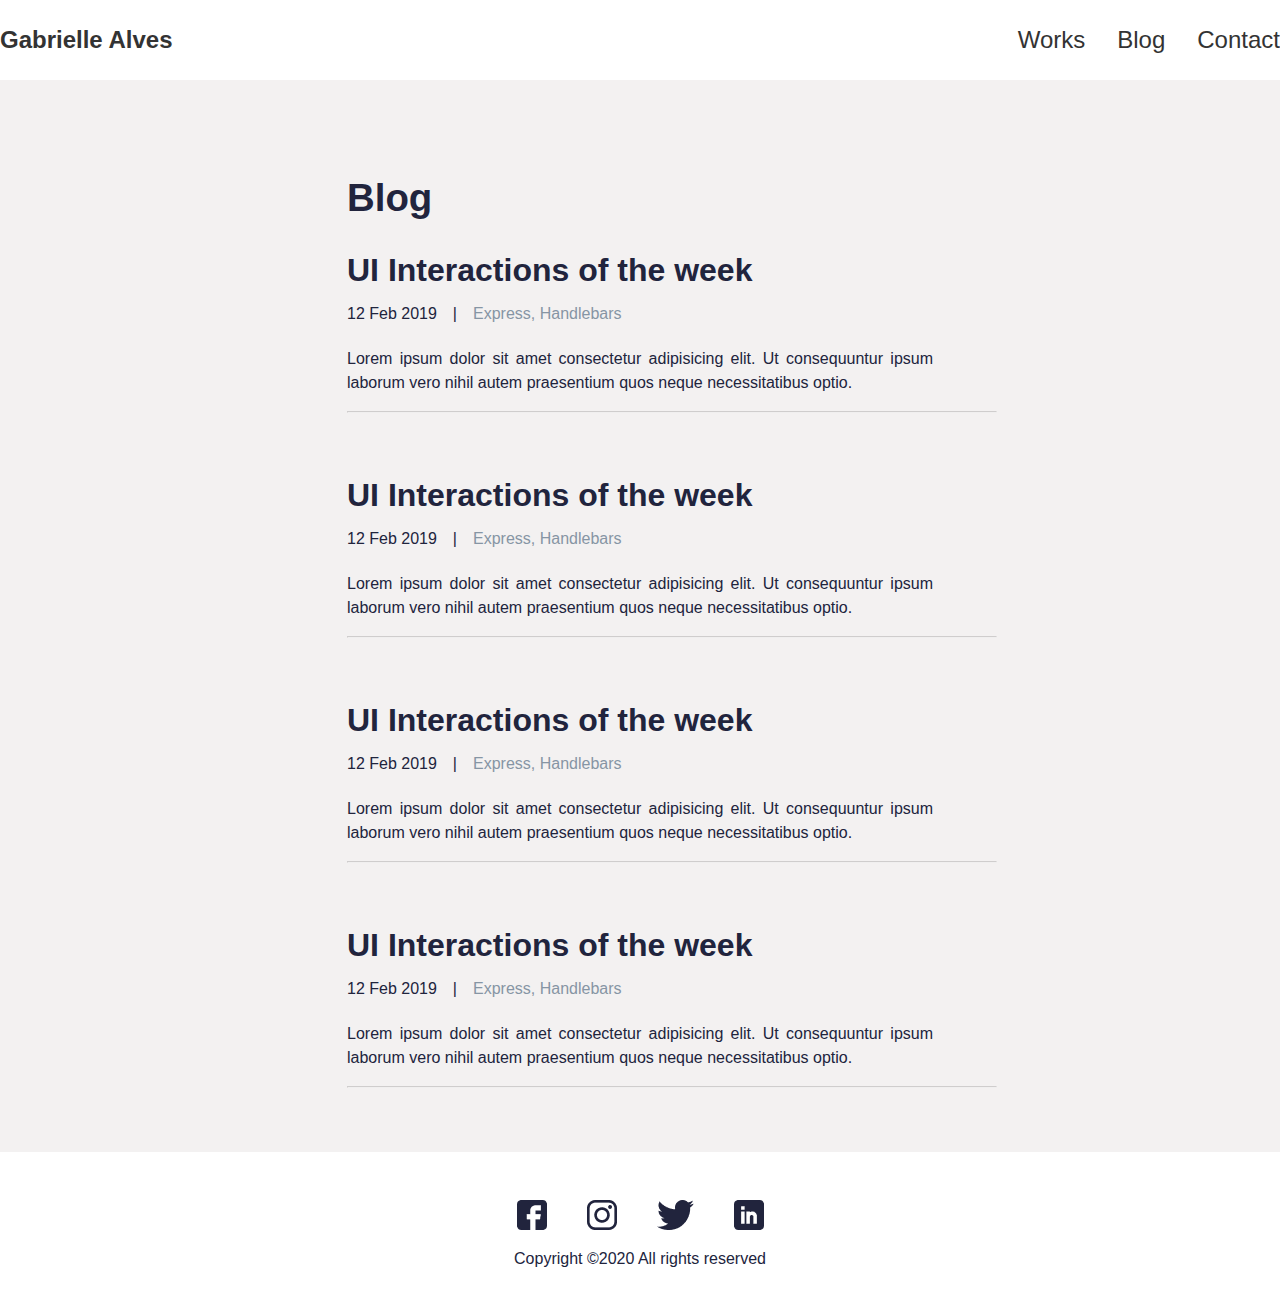
<file: blog.html>
<!DOCTYPE html>
<html lang="pt-Br">

<head>
  <meta charset="UTF-8">
  <meta name="viewport" content="width=device-width, initial-scale=1.0">
  <title>Blog</title>
  <link rel="stylesheet" href="style/main.css">
</head>

<body>

  <header>
    <div id="header"></div>
  </header>

  <main>
    <div class="blog-content">
      <h1 class="title-blog">Blog</h1>
      <h2 class="subtitle-blog">UI Interactions of the week</h2>
      <div class="post-info">
        <span class="post-date">12 Feb 2019</span>
        <span class="post-date">|</span>
        <span class="post-location">Express, Handlebars</span>
      </div>
      <p class="post-content">Lorem ipsum dolor sit amet consectetur adipisicing elit. Ut consequuntur ipsum laborum
        vero nihil autem praesentium quos neque necessitatibus optio.</p>
      <hr class="hr-blog">
      <h2 class="subtitle-blog">UI Interactions of the week</h2>
      <div class="post-info">
        <span class="post-date">12 Feb 2019</span>
        <span class="post-date">|</span>
        <span class="post-location">Express, Handlebars</span>
      </div>
      <p class="post-content">Lorem ipsum dolor sit amet consectetur adipisicing elit. Ut consequuntur ipsum laborum
        vero
        nihil autem praesentium quos neque necessitatibus optio.</p>
      <hr class="hr-blog">
      <h2 class="subtitle-blog">UI Interactions of the week</h2>
      <div class="post-info">
        <span class="post-date">12 Feb 2019</span>
        <span class="post-date">|</span>
        <span class="post-location">Express, Handlebars</span>
      </div>
      <p class="post-content">Lorem ipsum dolor sit amet consectetur adipisicing elit. Ut consequuntur ipsum laborum
        vero
        nihil autem praesentium quos neque necessitatibus optio.</p>
      <hr class="hr-blog">
      <h2 class="subtitle-blog">UI Interactions of the week</h2>
      <div class="post-info">
        <span class="post-date">12 Feb 2019</span>
        <span class="post-date">|</span>
        <span class="post-location">Express, Handlebars</span>
      </div>
      <p class="post-content">Lorem ipsum dolor sit amet consectetur adipisicing elit. Ut consequuntur ipsum laborum
        vero
        nihil autem praesentium quos neque necessitatibus optio.</p>
      <hr class="hr-blog">
    </div>
  </main>
  <footer>
    <div id="footer"></div>
  </footer>

  <script src="menu.js"></script>


</body>

</html>
</file>
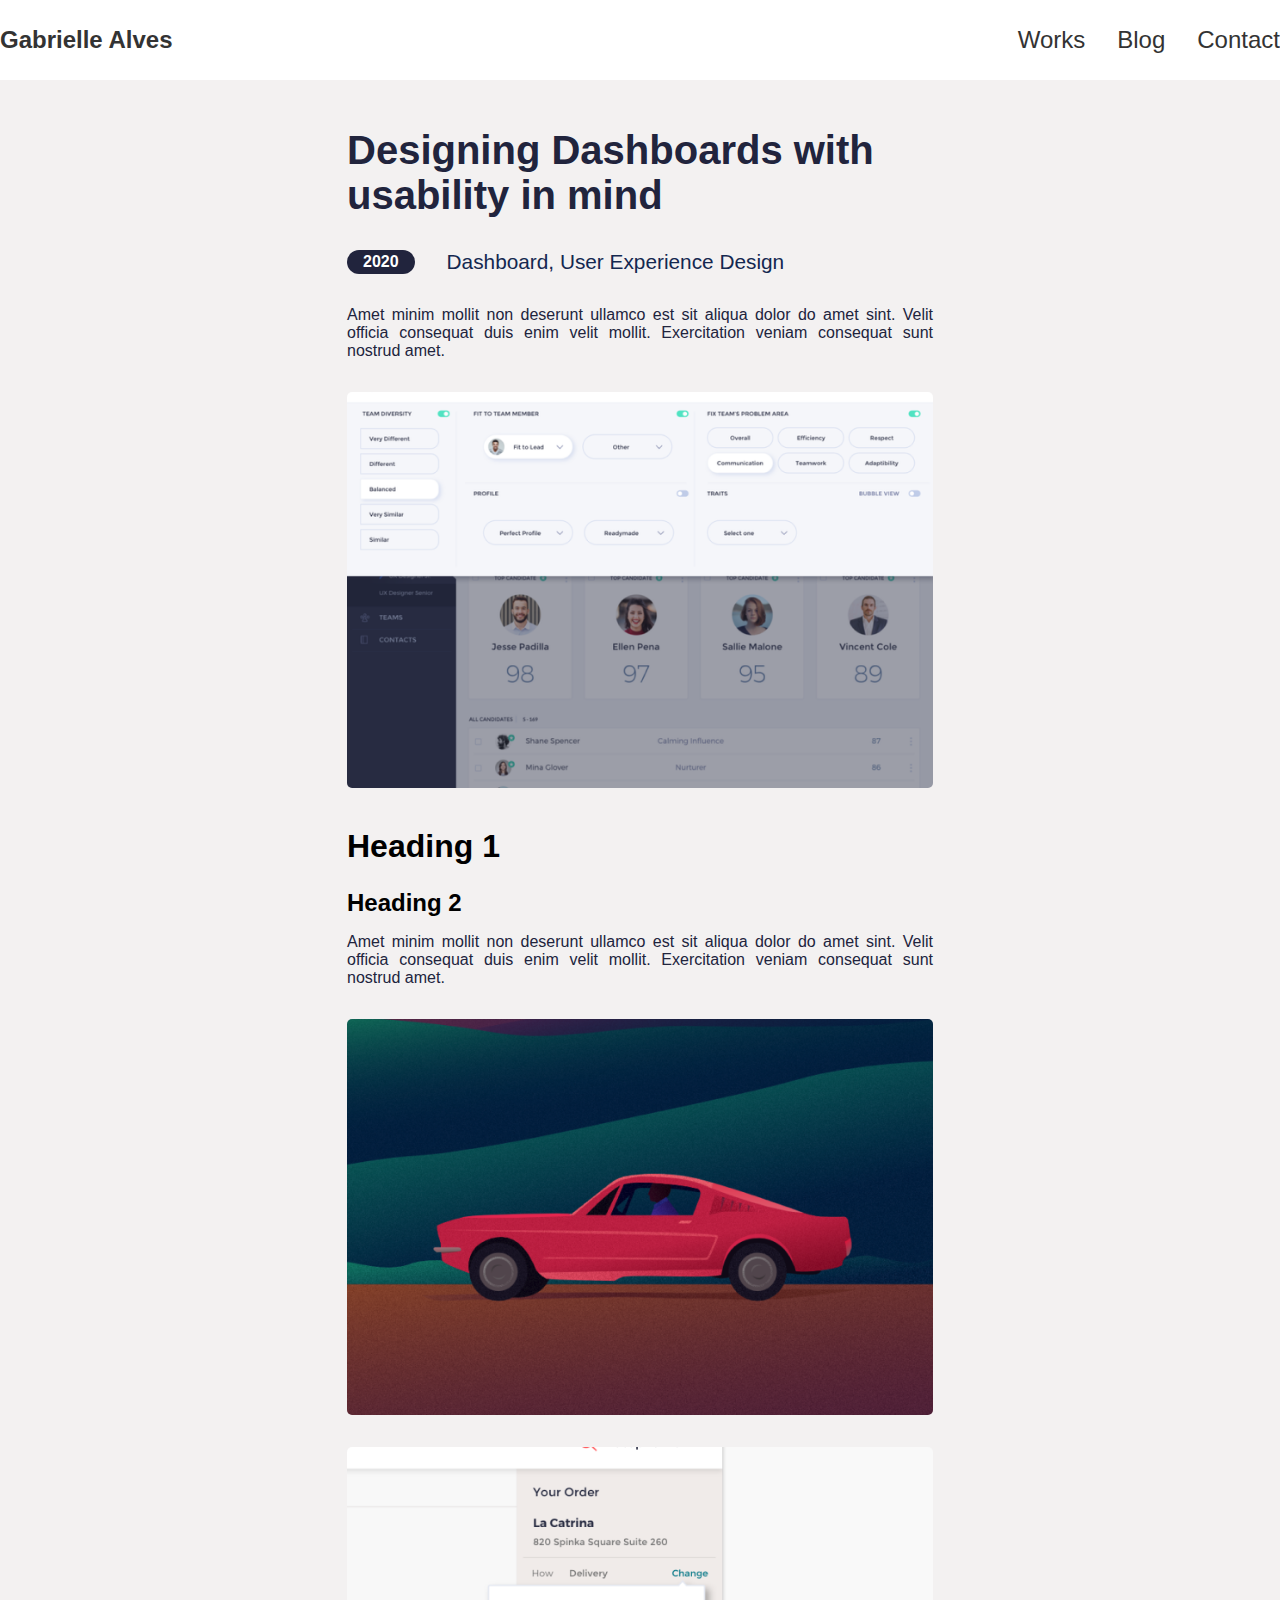
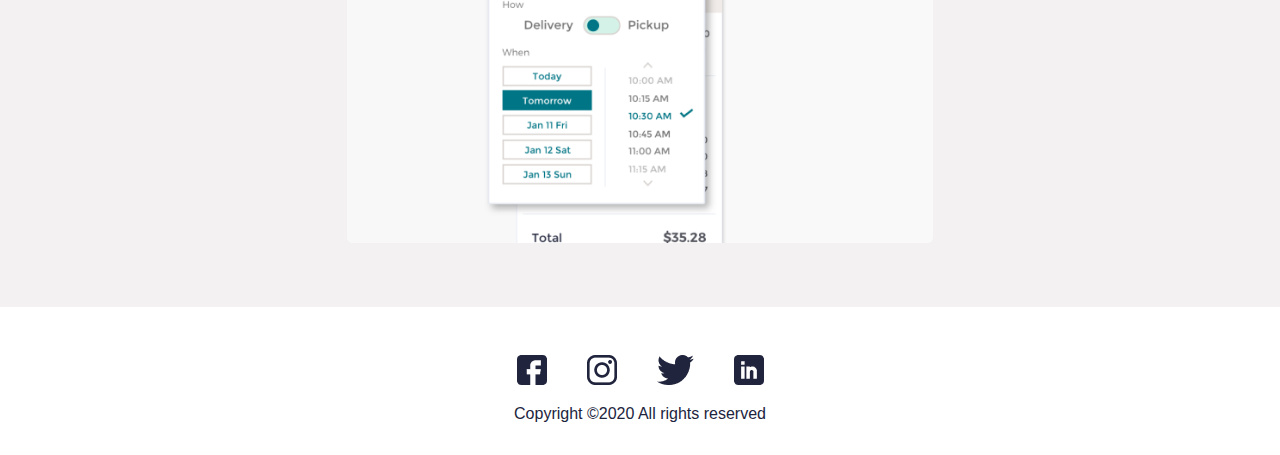
<file: contact.html>
<!DOCTYPE html>
<html lang="pt-BR">

<head>
  <meta charset="UTF-8">
  <meta name="viewport" content="width=device-width, initial-scale=1.0">
  <title>Contact</title>
  <link rel="stylesheet" href="style/main.css">
</head>

<body>
  <header>
    <div id="header"></div>
  </header>
  <main class="contact-content">
<h1 class="contact-title">Designing Dashboards with usability in mind</h1>
    <section class="contact-subtitle">
      <span class="subtitle-date">2020</span>
      <p class="subtitle-text">Dashboard, User Experience Design</p>
    </section>
    <p class="page-content">Amet minim mollit non deserunt ullamco est sit aliqua dolor do amet sint. Velit officia consequat duis enim velit
    mollit. Exercitation veniam consequat sunt nostrud amet.</p>
    <img src="assets/Rectangle 7.png" alt="Imagem de um Dashboard de funcionários da empresa" class="contact-images">

    <h2 class="heading-one">Heading 1</h2>
    <h3 class="heading-two">Heading 2</h3>
    <p class="page-content">Amet minim mollit non deserunt ullamco est sit aliqua dolor do amet sint. Velit officia consequat duis enim velit
    mollit. Exercitation veniam consequat sunt nostrud amet.</p>
    <img src="assets/Rectangle 5.png" alt="Desenho de um carro esportivo vermelho, sob a terra, com fundo um céu verde estudo" class="contact-images">

    <img src="assets/Rectangle 6.png" alt="Imagem de uma lista para selecionar a data de entrega do seu pedido" class="contact-images">
  </main>

<footer>
  <div id="footer"></div>
</footer>

<script src="menu.js"></script>

</body>

</html>
</file>
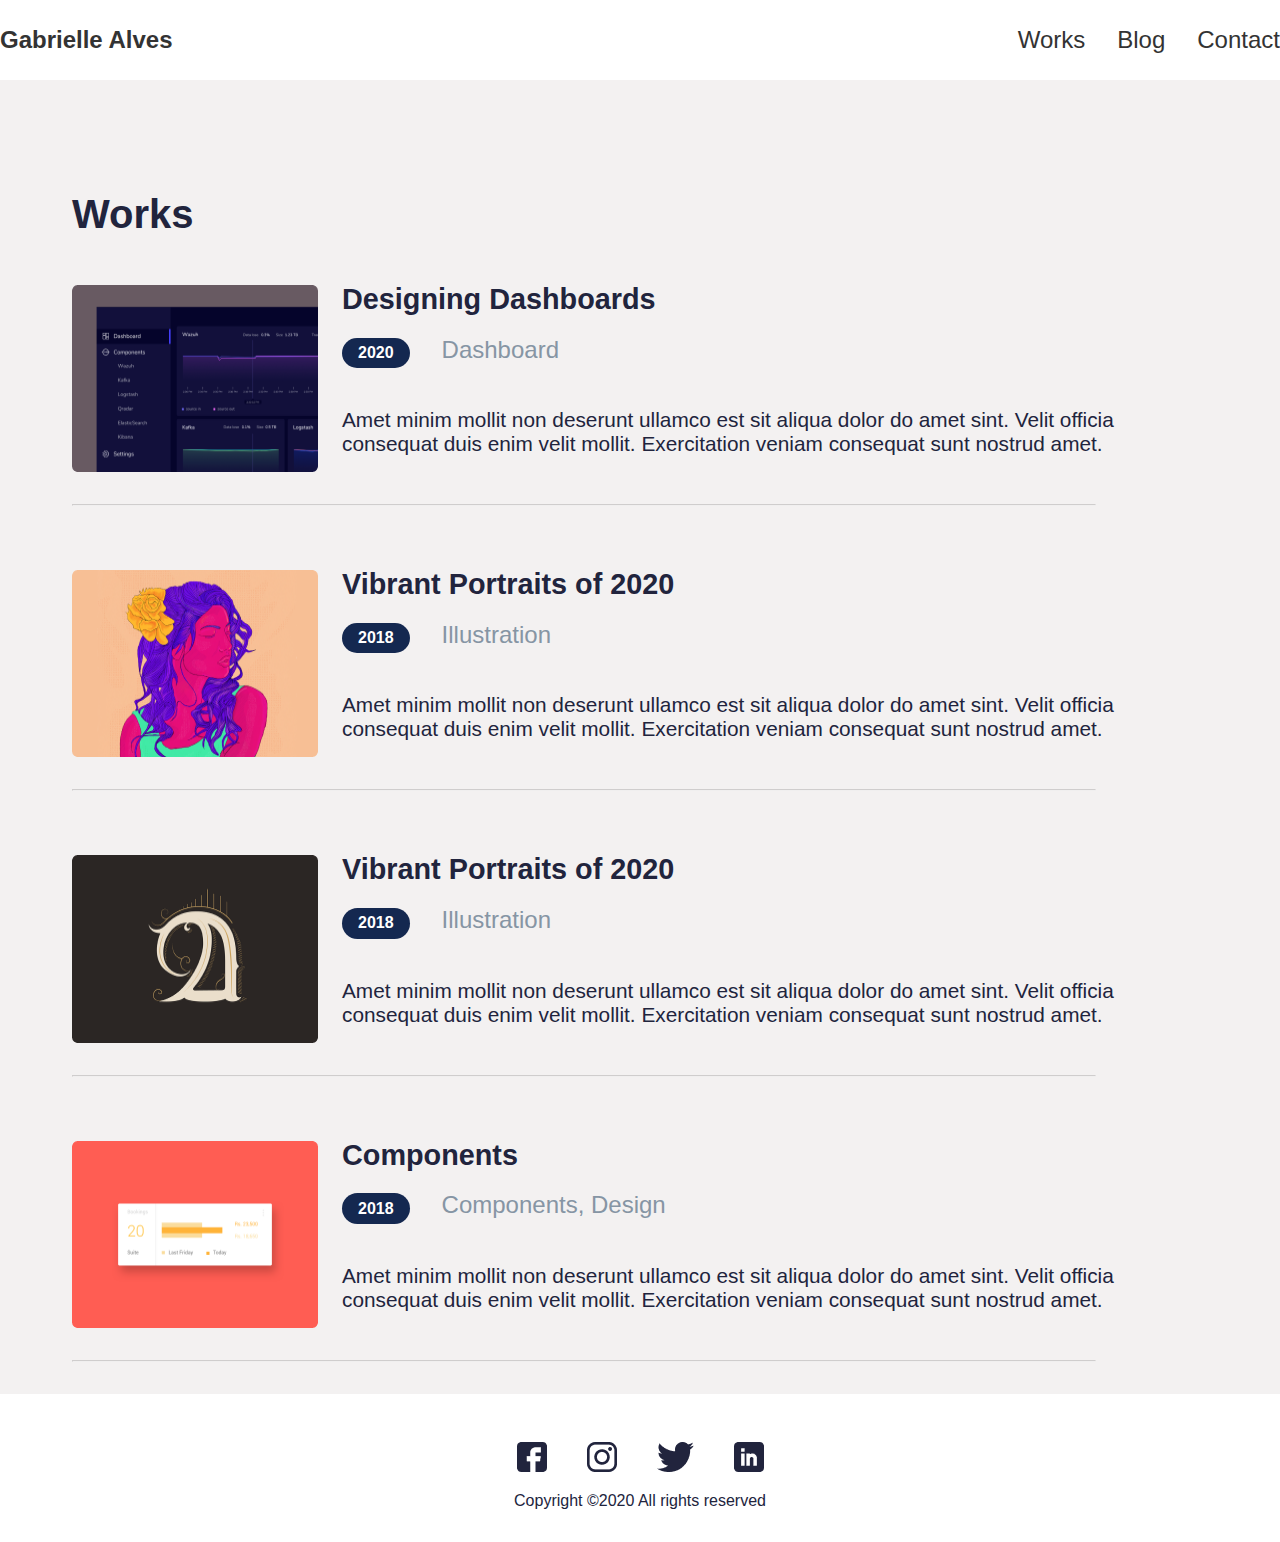
<file: works.html>
<!DOCTYPE html>
<html lang="en">

<head>
  <meta charset="UTF-8">
  <meta name="viewport" content="width=device-width, initial-scale=1.0">
  <title>Works</title>
  <link rel="stylesheet" href="style/main.css">
</head>

<body>

  <header>
    <div id="header"></div>
  </header>

  <main>
    <section class="section-works">
      <div class="header-title">
        <h2 class="works-title">Works</h2>
      </div>
      <section class="card-works">
        <img src="assets/Rectangle1.png" alt="Imagem de um dashboard">
        <div class="card-work-content">
          <h3 class="card-work-title">Designing Dashboards</h3>
          <div class="card-date-type">
            <span class="card-work-date">2020</span>
            <p class="card-work-type">Dashboard</p>
          </div>
          <p class="card-type-content">Amet minim mollit non deserunt ullamco est sit aliqua dolor do amet sint. Velit
            officia consequat duis enim velit mollit. Exercitation veniam consequat sunt nostrud amet.</p>
        </div>
      </section>
      <hr>
      <section class="card-works">
        <img src="assets/Rectangle2.png" alt="desenho de uma mulher com flor na cabeça">
        <div class="card-work-content">
          <h3 class="card-work-title">Vibrant Portraits of 2020</h3>
          <div class="card-date-type">
            <span class="card-work-date">2018</span>
            <p class="card-work-type">Illustration</p>
          </div>
          <p class="card-type-content">Amet minim mollit non deserunt ullamco est sit aliqua dolor do amet sint. Velit
            officia consequat duis enim
            velit
            mollit. Exercitation veniam consequat sunt nostrud amet.</p>
        </div>
      </section>
      <hr>
      <section class="card-works">
        <img src="assets/Rectangle3.png" alt="desenho-ilustração">
        <div class="card-work-content">
          <h3 class="card-work-title">Vibrant Portraits of 2020</h3>
          <div class="card-date-type">
            <span class="card-work-date">2018</span>
            <p class="card-work-type">Illustration</p>
          </div>
          <p class="card-type-content">Amet minim mollit non deserunt ullamco est sit aliqua dolor do amet sint. Velit
            officia consequat duis enim
            velit
            mollit. Exercitation veniam consequat sunt nostrud amet.</p>
        </div>
      </section>
      <hr>
      <section class="card-works">
        <img src="assets/Rectangle 4.png" alt="Imagem de uma data de calendário">
        <div class="card-work-content">
          <h3 class="card-work-title">Components</h3>
          <div class="card-date-type">
            <span class="card-work-date">2018</span>
            <p class="card-work-type">Components, Design</p>
          </div>
          <p class="card-type-content">Amet minim mollit non deserunt ullamco est sit aliqua dolor do amet sint. Velit
            officia consequat duis enim velit mollit. Exercitation veniam consequat sunt nostrud amet.</p>
        </div>
      </section>
      <hr>
    </section>
  </main>

  <footer>
    <div id="footer"></div>
  </footer>

  <script src="menu.js"></script>

</body>

</html>
</file>
<file: style/main.css>
@import 'global.css';
@import 'index.css';
</file>
